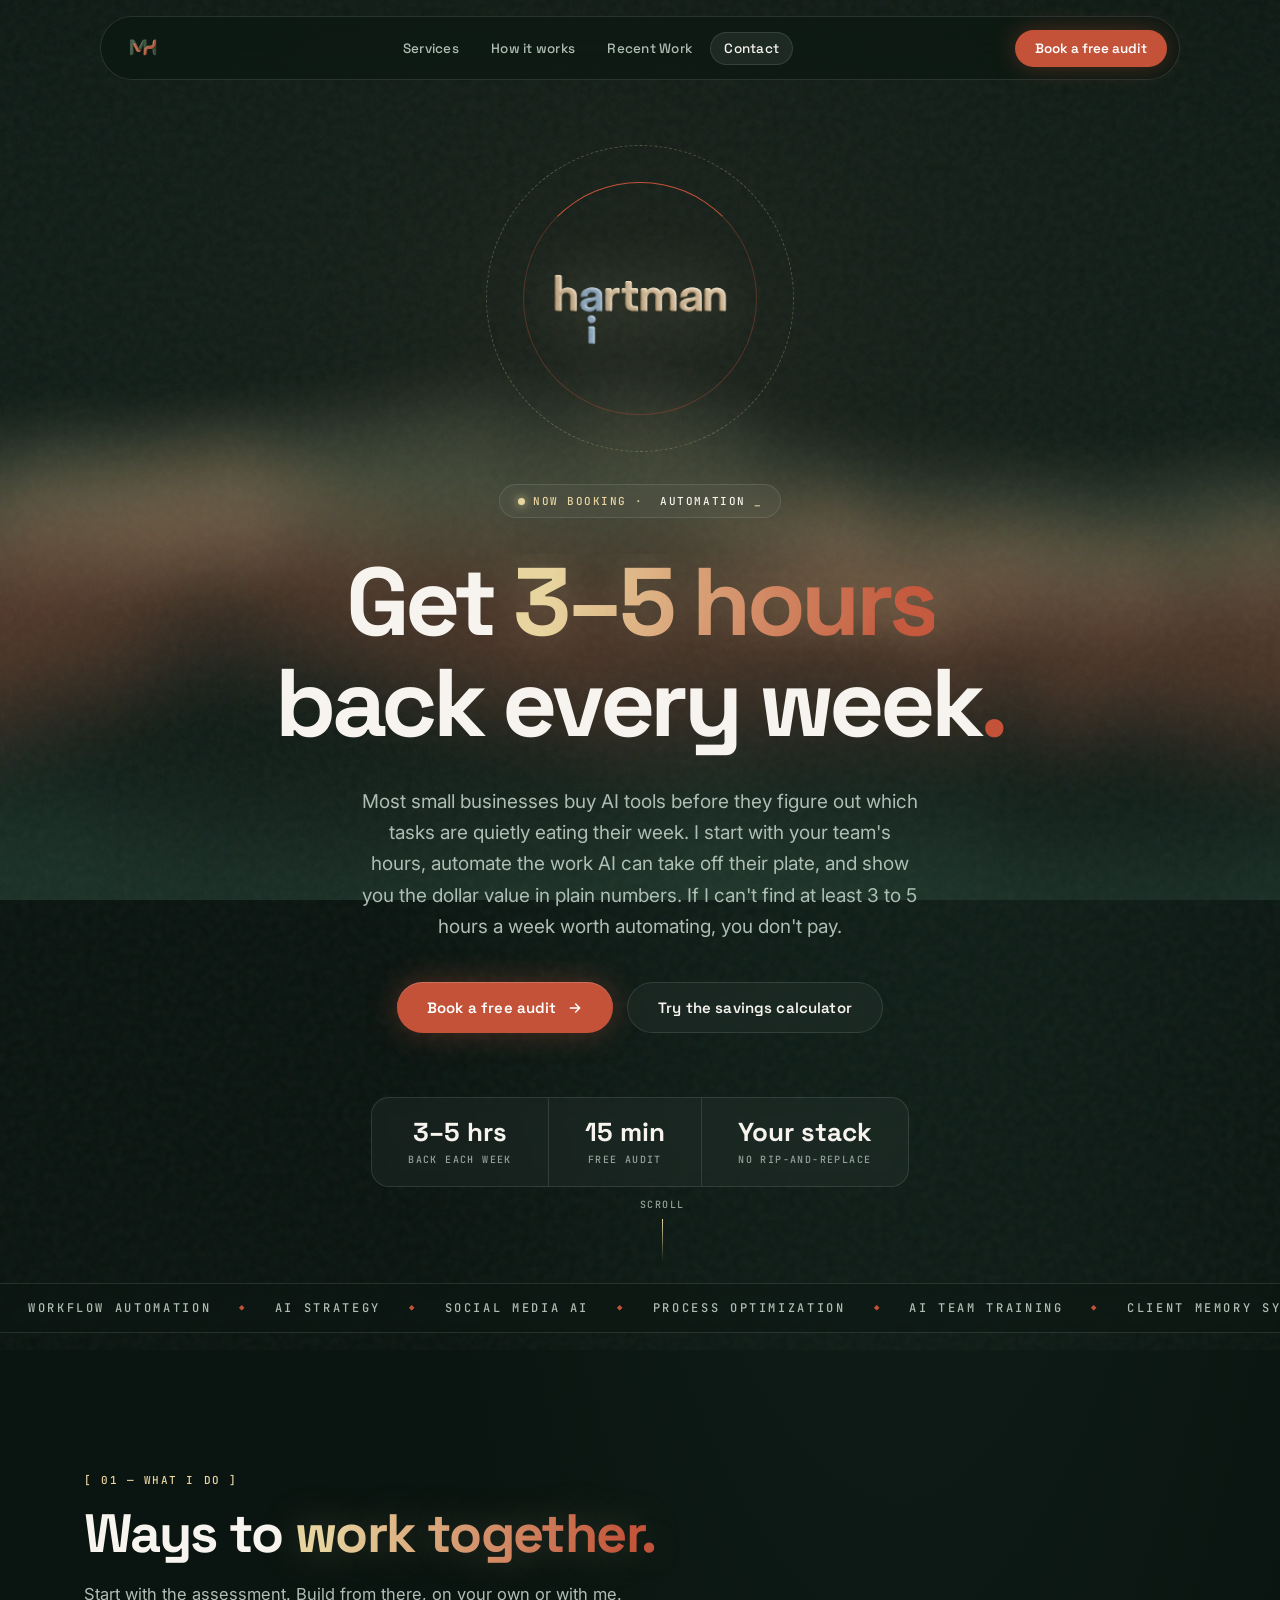
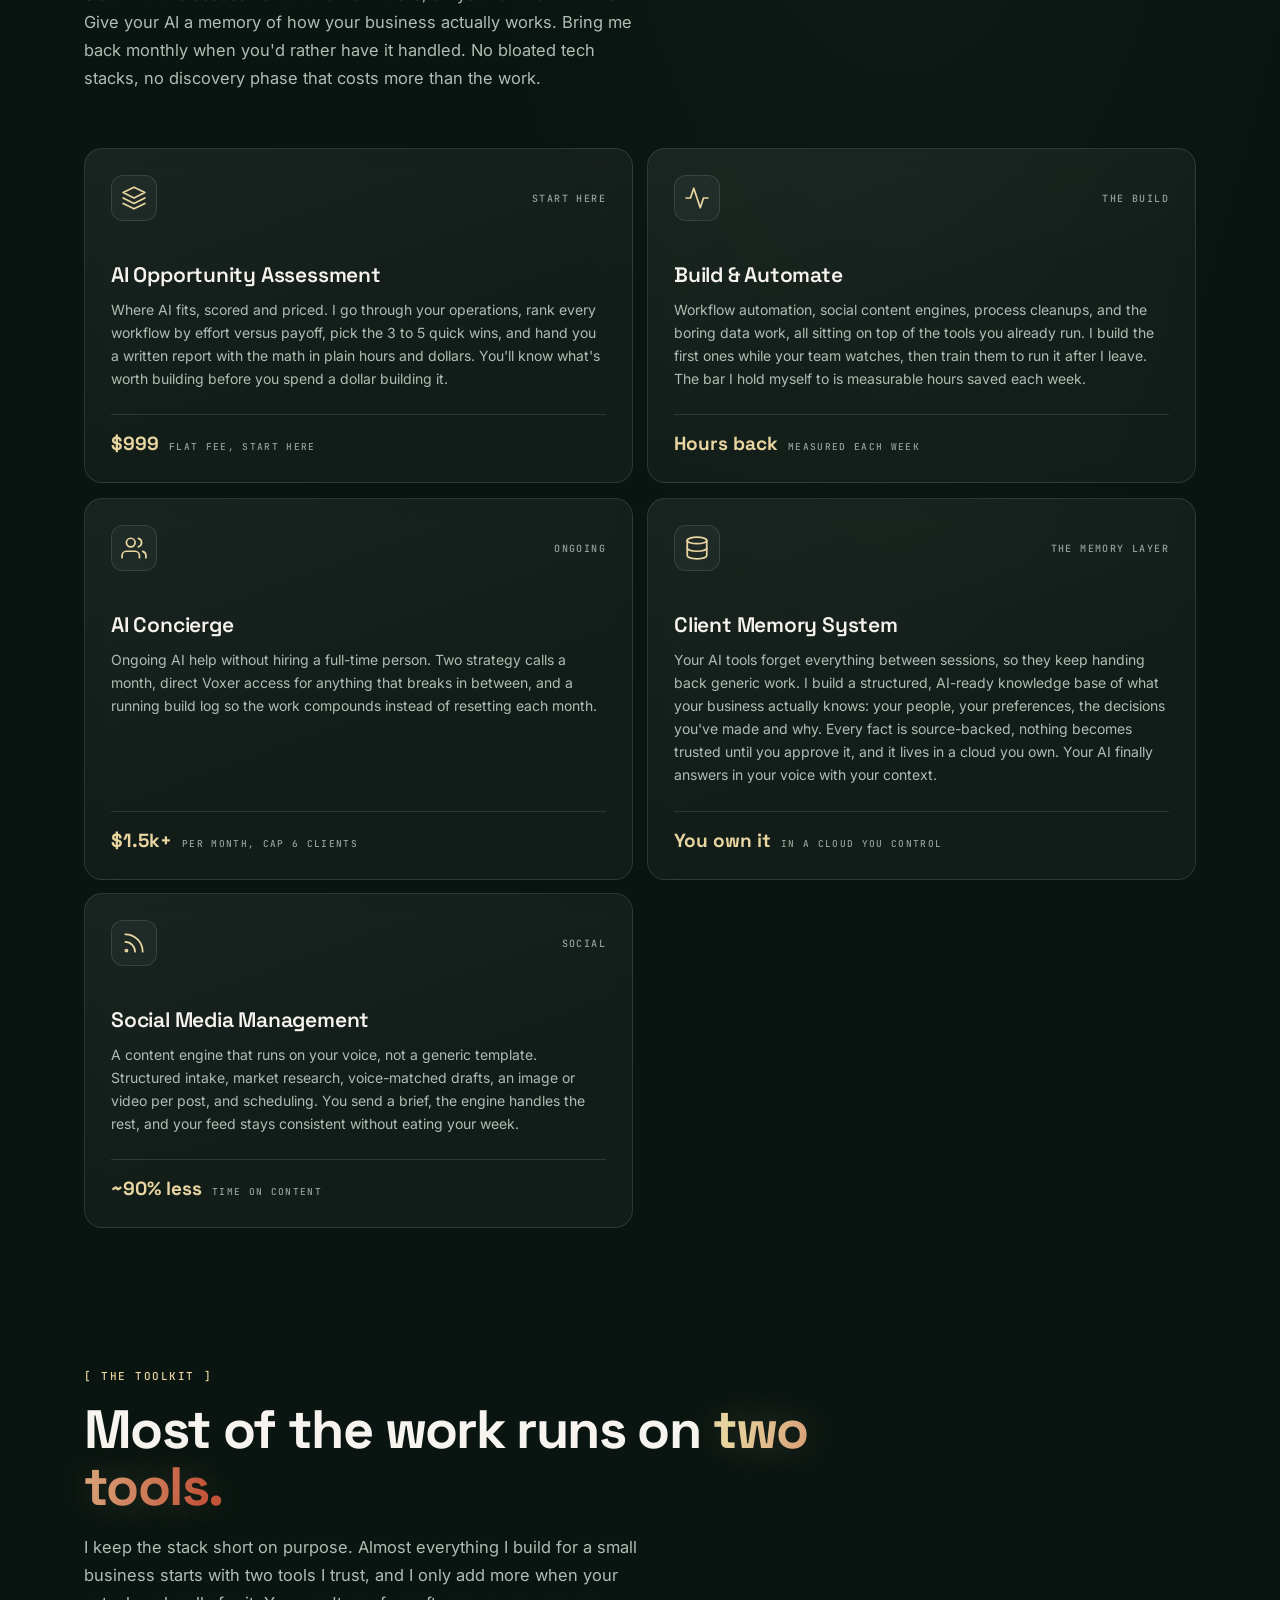
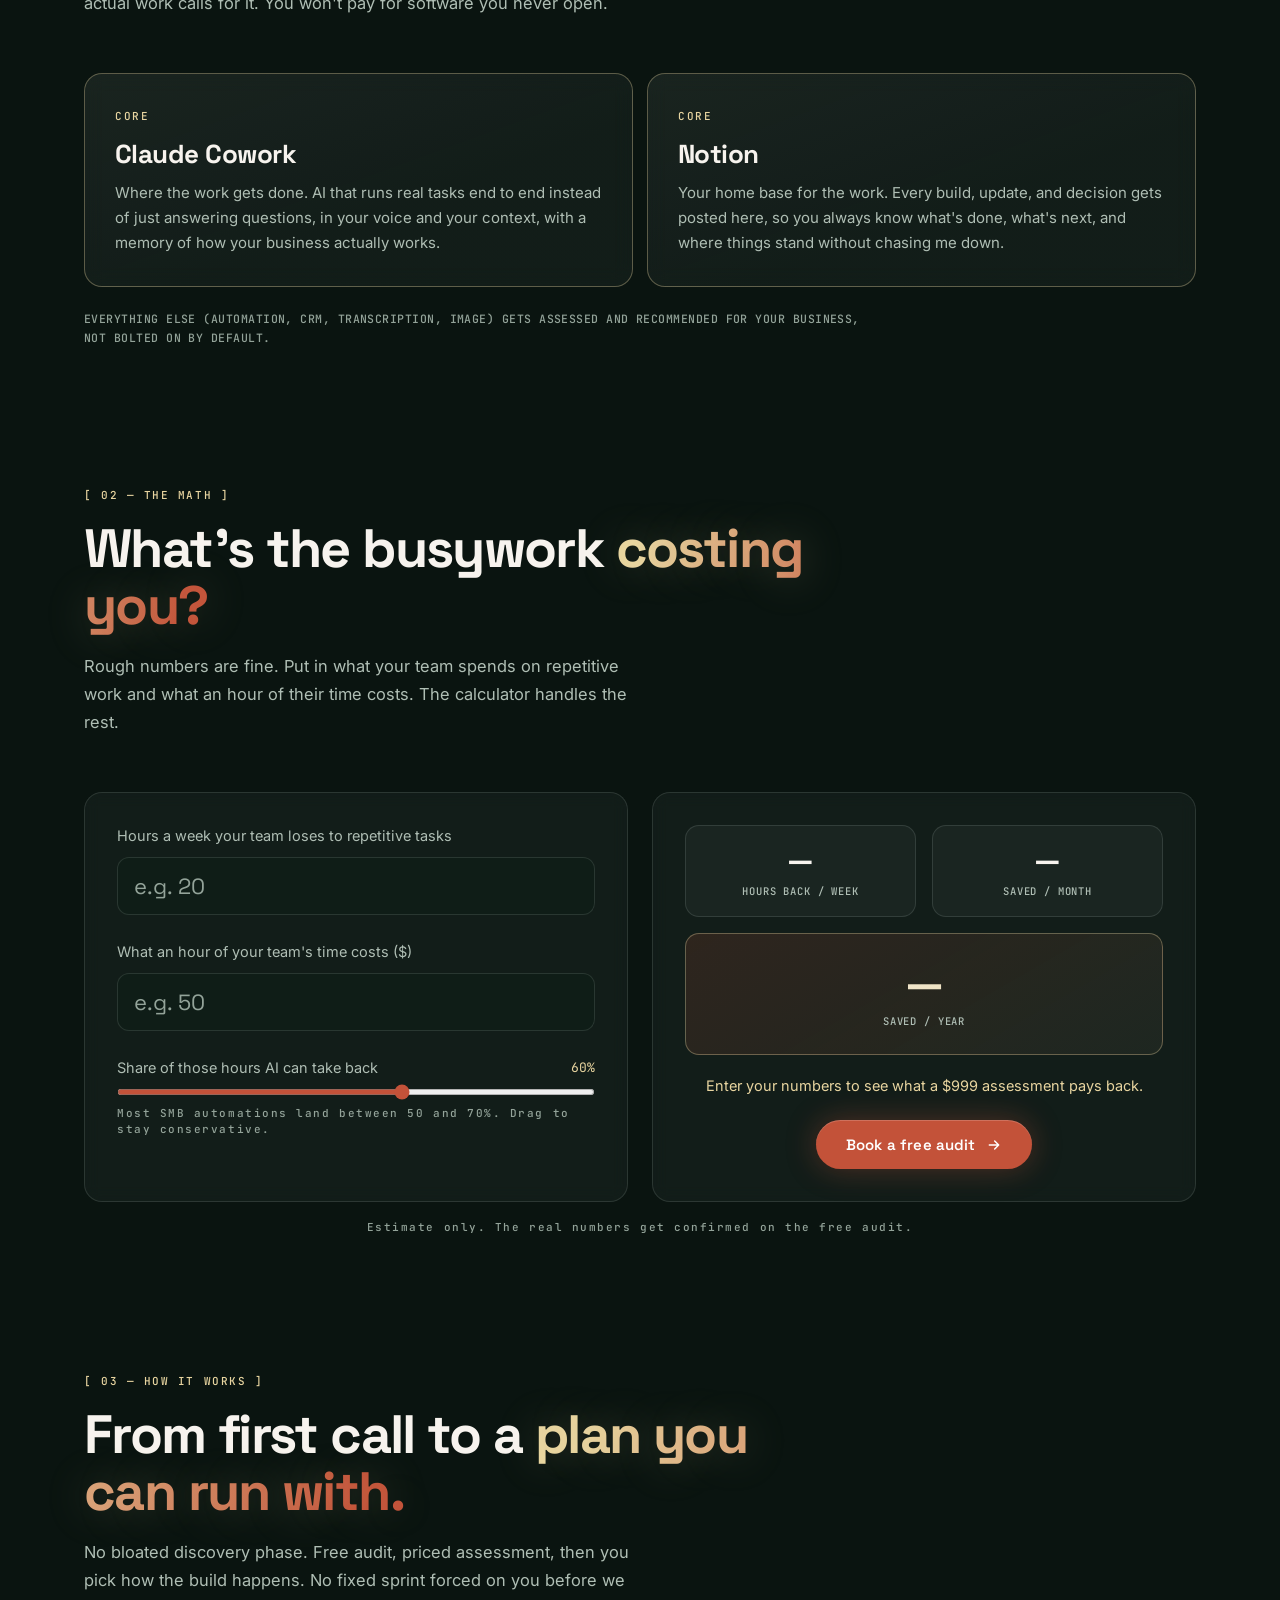
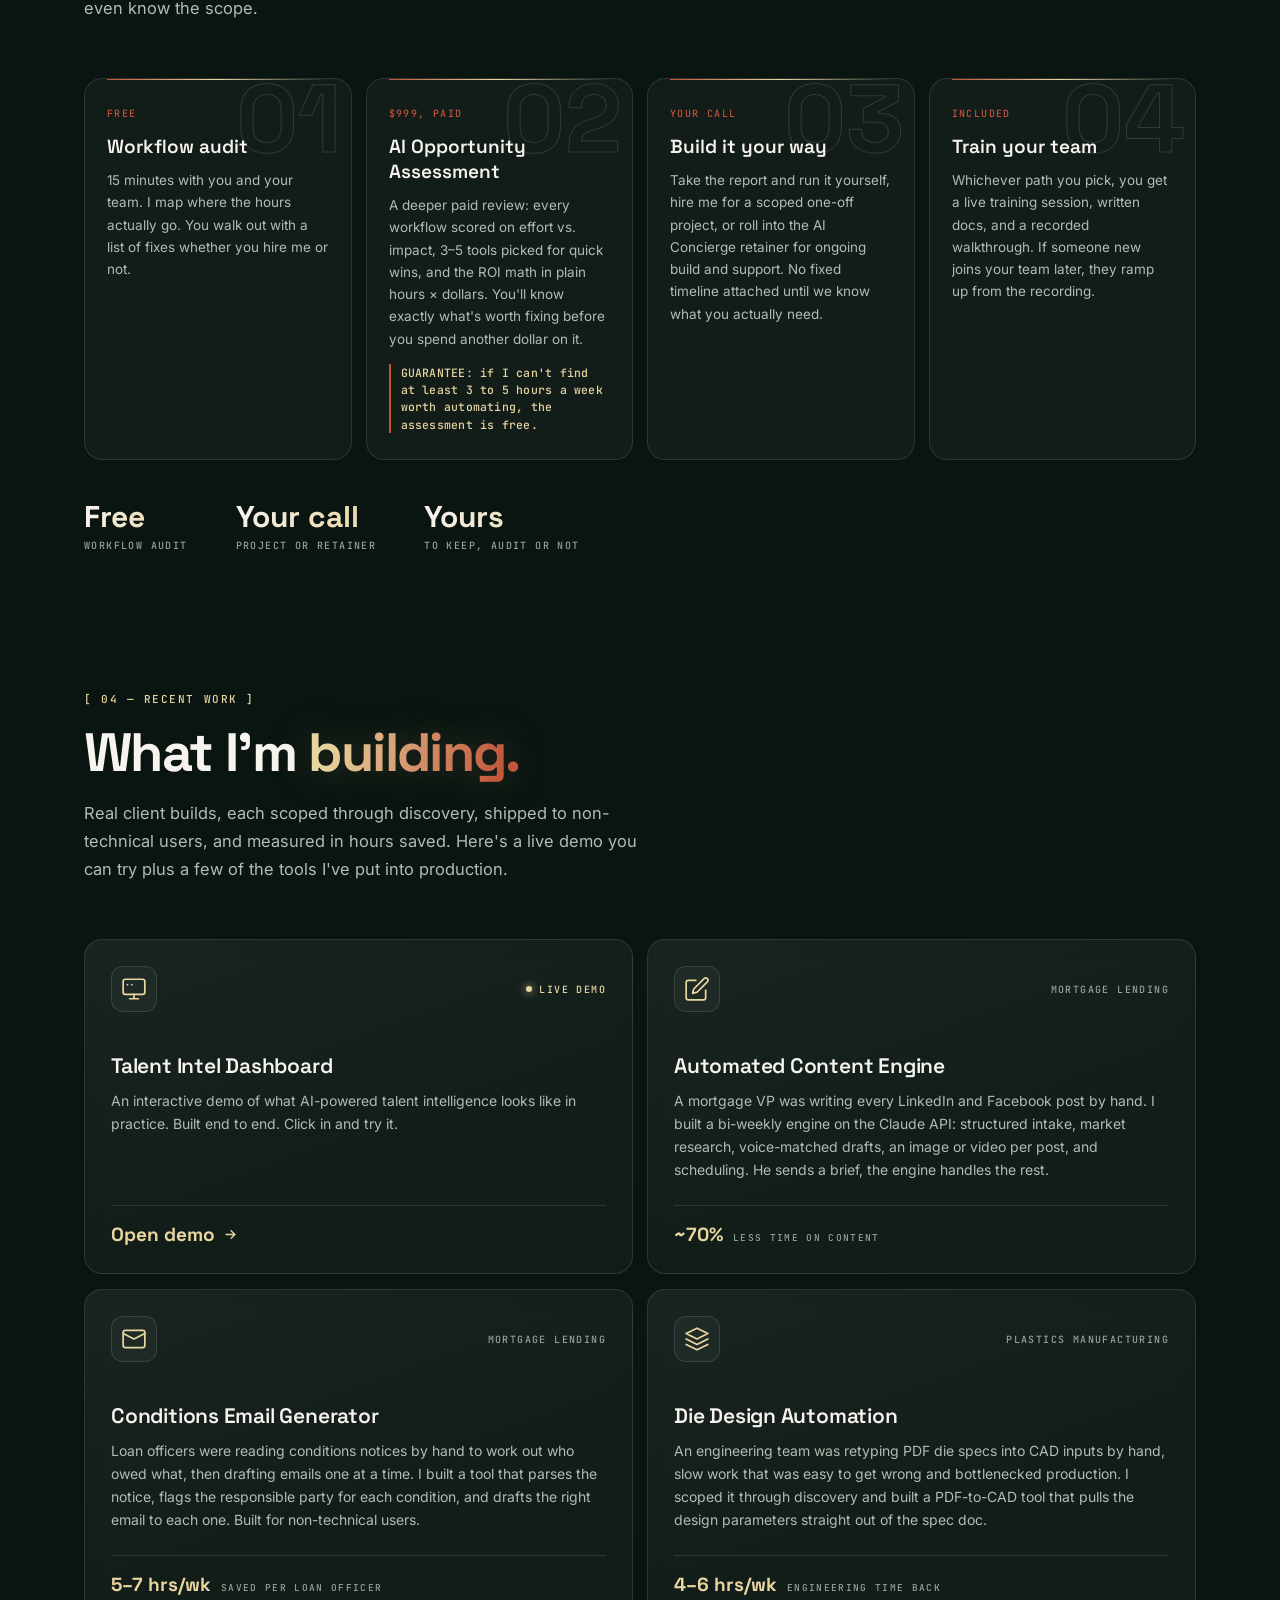
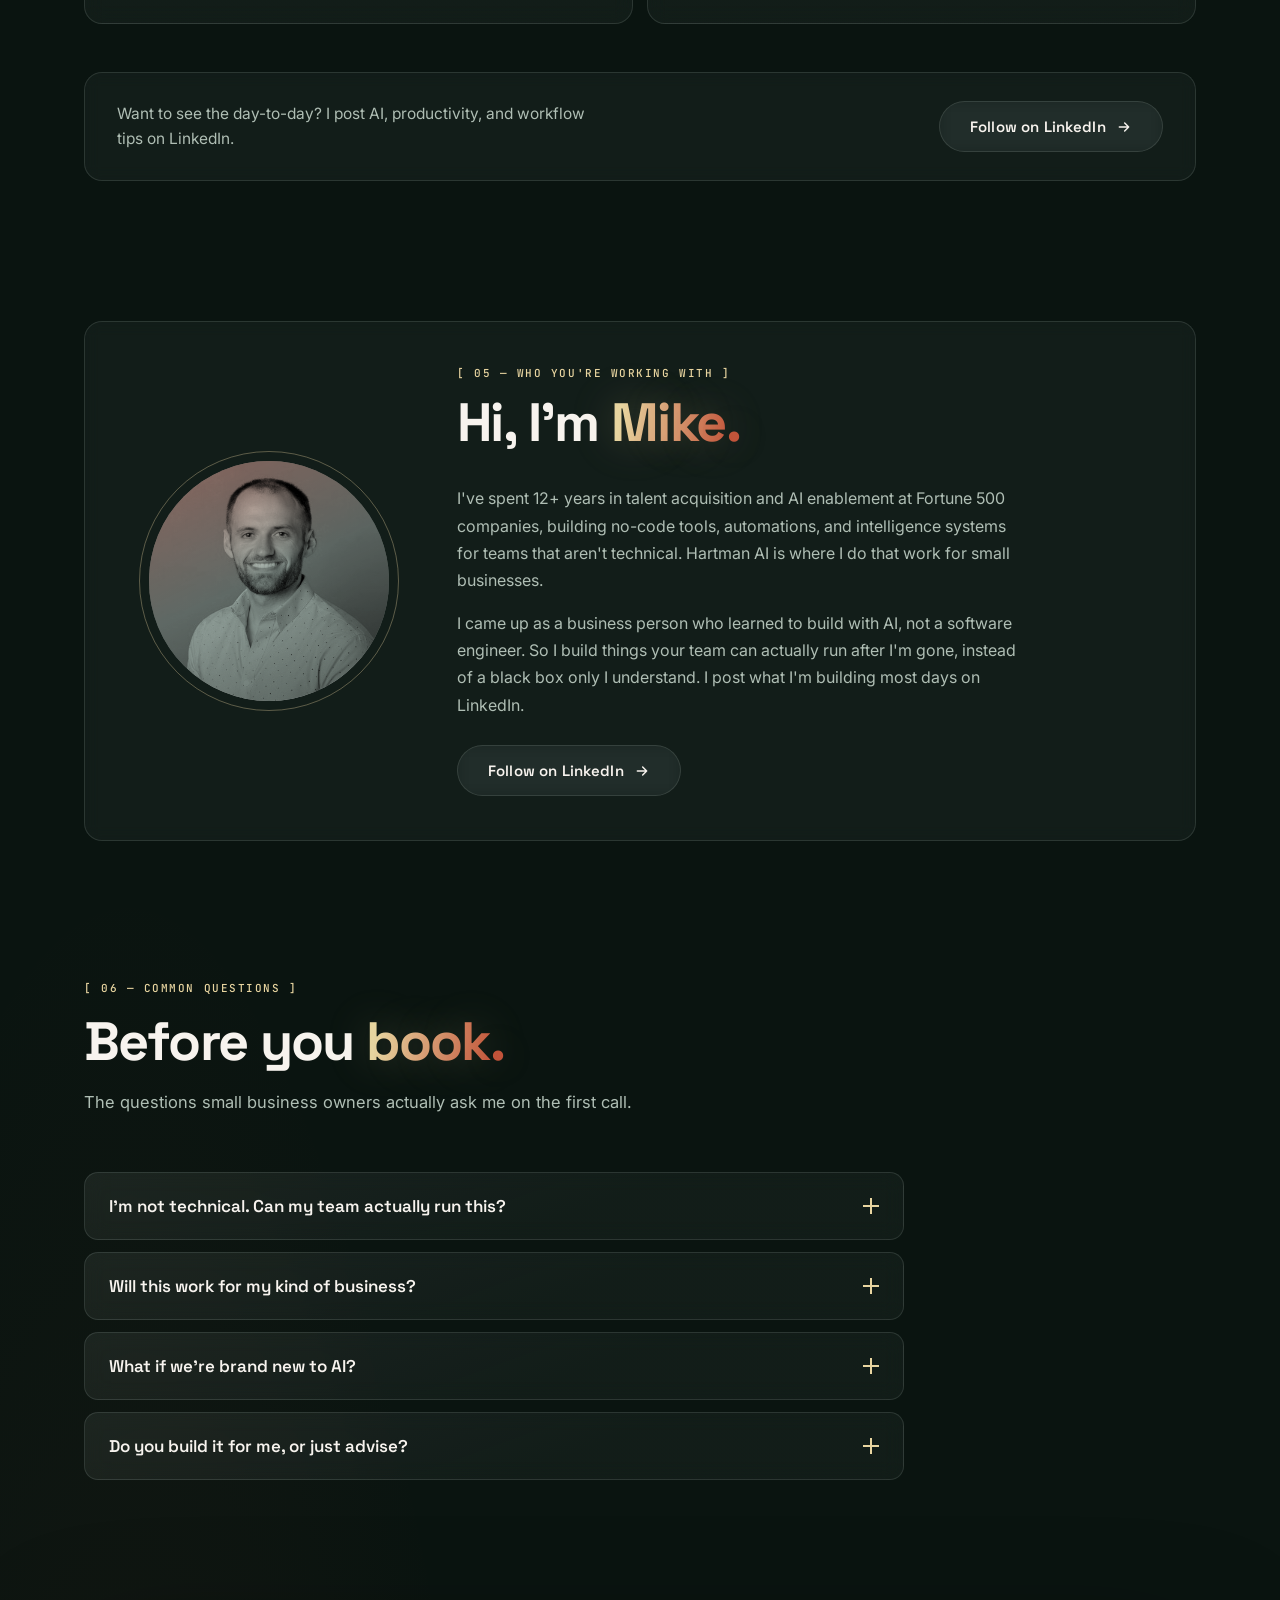
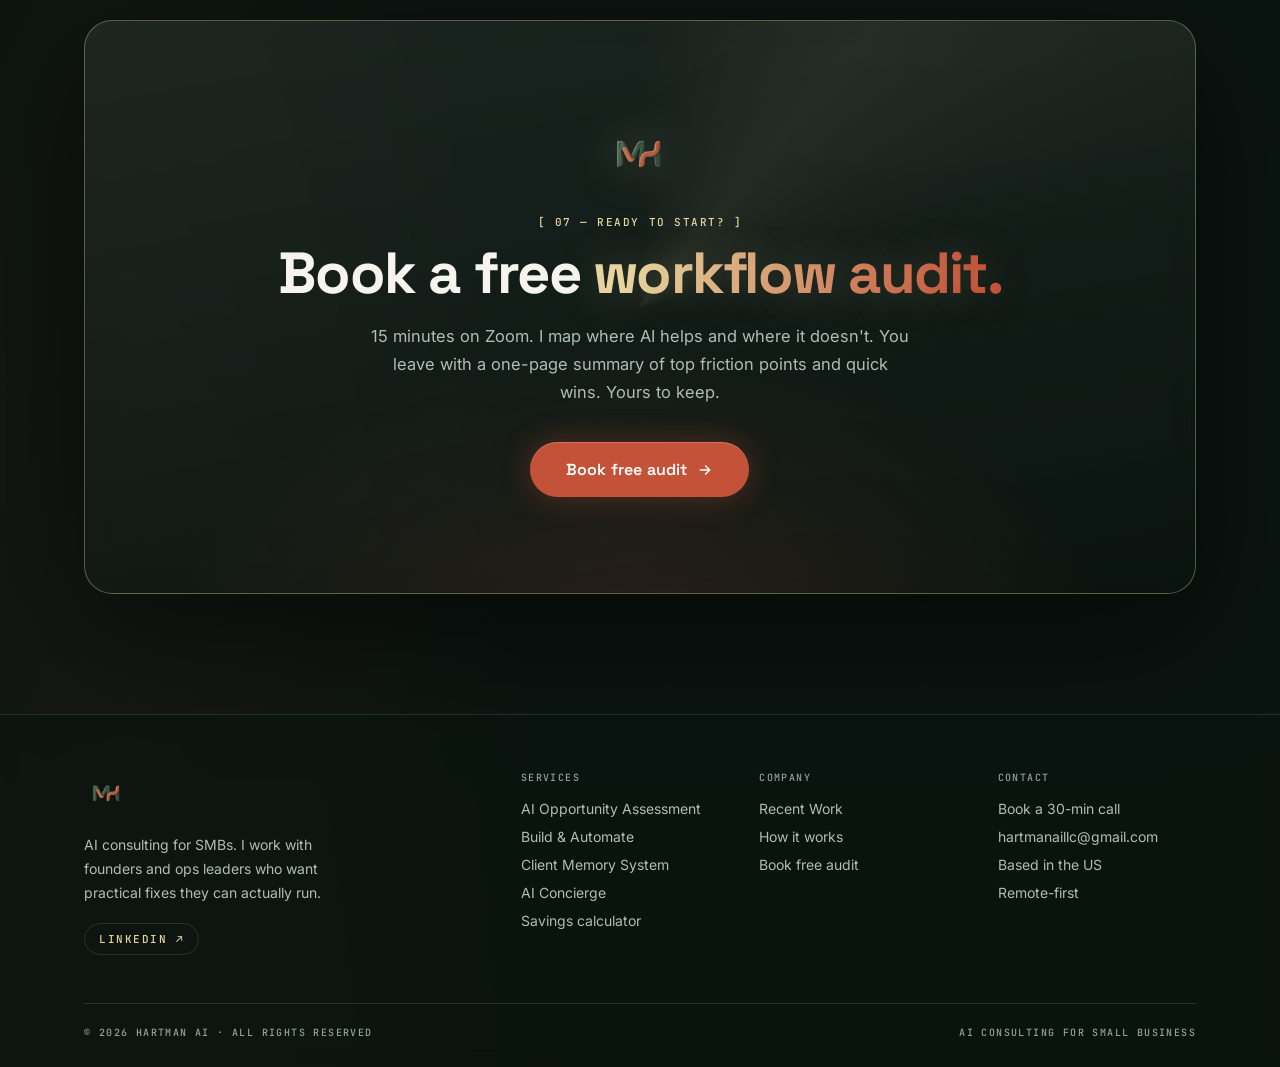
<file: index.html>
<!DOCTYPE html>
<html lang="en">
<head>
<meta charset="UTF-8">
<meta name="viewport" content="width=device-width, initial-scale=1.0">
<title>Hartman AI | AI consulting for small businesses</title>
<meta name="description" content="Hartman AI works with SMBs to automate the repetitive work, clean up social media, and put AI where it actually pays off. No 6-month engagements.">

<!-- Canonical + social cards. Update URLs when hartmanai.com custom domain returns. -->
<link rel="canonical" href="https://mhartman-11.github.io/hartmanai-site/">
<meta property="og:type" content="website">
<meta property="og:site_name" content="Hartman AI">
<meta property="og:title" content="Hartman AI | AI consulting for small businesses">
<meta property="og:description" content="I help small businesses automate the repetitive work and put AI where it actually pays off. No 6-month engagements, no buzzwords.">
<meta property="og:url" content="https://mhartman-11.github.io/hartmanai-site/">
<meta property="og:image" content="https://mhartman-11.github.io/hartmanai-site/assets/og-image.png">
<meta property="og:image:width" content="1200">
<meta property="og:image:height" content="630">
<meta name="twitter:card" content="summary_large_image">
<meta name="twitter:title" content="Hartman AI | AI consulting for small businesses">
<meta name="twitter:description" content="I help small businesses automate the repetitive work and put AI where it actually pays off.">
<meta name="twitter:image" content="https://mhartman-11.github.io/hartmanai-site/assets/og-image.png">

<meta name="theme-color" content="#0A1410">
<link rel="icon" type="image/png" sizes="32x32" href="assets/favicon-32.png">
<link rel="icon" type="image/png" sizes="64x64" href="assets/favicon-64.png">
<link rel="apple-touch-icon" href="assets/apple-touch-icon.png">

<link rel="preconnect" href="https://fonts.googleapis.com">
<link rel="preconnect" href="https://fonts.gstatic.com" crossorigin>
<link rel="stylesheet" href="https://fonts.googleapis.com/css2?family=Space+Grotesk:wght@400;500;600;700&family=Inter:wght@400;500;600&family=JetBrains+Mono:wght@400;500;700&display=swap">
<link rel="stylesheet" href="styles.css">
</head>
<body>

<!-- Flowing shader background — fixed, ties the whole page together -->
<canvas id="flow" class="flow" aria-hidden="true"></canvas>
<div class="grain" aria-hidden="true"></div>
<div class="cursor-glow" id="cursorGlow" aria-hidden="true"></div>

<!-- ── NAV: floating glass pill ────────────────── -->
<header class="nav-wrap">
  <nav class="nav" id="nav">
    <a href="#top" class="nav__brand">
      <img src="assets/mh-logo.png" alt="Hartman AI" class="nav__mark" width="250" height="250">
    </a>
    <div class="nav__links" id="navLinks">
      <a href="#services" class="nav__link">Services</a>
      <a href="#how" class="nav__link">How it works</a>
      <a href="#work" class="nav__link">Recent Work</a>
      <a href="#cta" class="nav__link">Contact</a>
    </div>
    <div class="nav__right">
      <a href="https://calendly.com/hartmanaillc/15-min-ai-assessment" target="_blank" rel="noopener" class="nav__cta" data-magnetic>Book a free audit</a>
      <button class="nav__toggle" id="navToggle" aria-label="Toggle menu" aria-expanded="false">
        <svg width="22" height="22" viewBox="0 0 24 24" fill="none" stroke="currentColor" stroke-width="2" stroke-linecap="round"><line x1="3" y1="7" x2="21" y2="7"/><line x1="3" y1="17" x2="21" y2="17"/></svg>
      </button>
    </div>
  </nav>
</header>

<main>
<!-- ── HERO ────────────────────────────────────── -->
<section class="hero" id="top">
  <div class="hero__inner">
    <div class="hero__orb" data-hero-step aria-hidden="true">
      <div class="orb__ring orb__ring--1"></div>
      <div class="orb__ring orb__ring--2"></div>
      <img src="assets/hartman-wordmark.png" alt="Hartman AI" class="orb__mark" width="875" height="485" fetchpriority="high" id="heroOrb">
    </div>

    <div class="hero__status" data-hero-step>
      <span class="hero__status-dot" aria-hidden="true"></span>
      <span class="mono hero__status-sys">NOW BOOKING&nbsp;·&nbsp;</span>
      <span class="mono hero__status-word" id="heroWord">HOURS BACK</span>
      <span class="mono hero__status-caret" aria-hidden="true">_</span>
    </div>

    <h1 class="hero__title">
      <span class="line"><span class="line__inner" data-hero-line>Get <em class="glow-text">3–5 hours</em></span></span>
      <span class="line"><span class="line__inner" data-hero-line>back every week<span class="accent-dot">.</span></span></span>
    </h1>

    <p class="hero__sub" data-hero-step>Most small businesses buy AI tools before they figure out which tasks are quietly eating their week. I start with your team's hours, automate the work AI can take off their plate, and show you the dollar value in plain numbers. If I can't find at least 3 to 5 hours a week worth automating, you don't pay.</p>

    <div class="hero__ctas" data-hero-step>
      <a href="https://calendly.com/hartmanaillc/15-min-ai-assessment" target="_blank" rel="noopener" class="btn btn--primary" data-magnetic>
        Book a free audit
        <svg width="16" height="16" viewBox="0 0 24 24" fill="none" stroke="currentColor" stroke-width="2.2" stroke-linecap="round" stroke-linejoin="round" aria-hidden="true"><path d="M5 12h14M13 6l6 6-6 6"/></svg>
      </a>
      <a href="#calculator" class="btn btn--ghost" data-magnetic>Try the savings calculator</a>
    </div>

    <div class="hero__stats" data-hero-step>
      <div class="stat"><div class="stat__num">3–5 hrs</div><div class="stat__label mono">BACK EACH WEEK</div></div>
      <div class="stat"><div class="stat__num">15 min</div><div class="stat__label mono">FREE AUDIT</div></div>
      <div class="stat"><div class="stat__num">Your stack</div><div class="stat__label mono">NO RIP-AND-REPLACE</div></div>
    </div>
  </div>
  <div class="hero__scroll mono" data-hero-step aria-hidden="true">SCROLL<span class="hero__scroll-line"></span></div>
</section>

<!-- ── MARQUEE ─────────────────────────────────── -->
<div class="marquee" aria-hidden="true">
  <div class="marquee__track">
    <span class="marquee__seq">
      <span>Workflow Automation</span><i>◆</i><span>AI Strategy</span><i>◆</i><span>Social Media AI</span><i>◆</i><span>Process Optimization</span><i>◆</i><span>AI Team Training</span><i>◆</i><span>Client Memory System</span><i>◆</i><span>AI Concierge</span><i>◆</i>
    </span>
    <span class="marquee__seq" aria-hidden="true">
      <span>Workflow Automation</span><i>◆</i><span>AI Strategy</span><i>◆</i><span>Social Media AI</span><i>◆</i><span>Process Optimization</span><i>◆</i><span>AI Team Training</span><i>◆</i><span>Client Memory System</span><i>◆</i><span>AI Concierge</span><i>◆</i>
    </span>
  </div>
</div>

<!-- ── SERVICES: bento grid ────────────────────── -->
<section class="section" id="services">
  <div class="section__head" data-reveal>
    <div class="section__index mono">[ 01 — WHAT I DO ]</div>
    <h2 class="section__title">Ways to <em class="glow-text">work together.</em></h2>
    <p class="section__lead">Start with the assessment. Build from there, on your own or with me. Give your AI a memory of how your business actually works. Bring me back monthly when you'd rather have it handled. No bloated tech stacks, no discovery phase that costs more than the work.</p>
  </div>

  <div class="bento bento--four">
    <article class="card" data-reveal data-tilt>
      <div class="card__glow" aria-hidden="true"></div>
      <div class="card__top">
        <div class="card__icon"><svg width="26" height="26" viewBox="0 0 24 24" fill="none" stroke="currentColor" stroke-width="1.6" stroke-linecap="round" stroke-linejoin="round"><path d="M12 2L2 7l10 5 10-5-10-5z"/><path d="M2 17l10 5 10-5"/><path d="M2 12l10 5 10-5"/></svg></div>
        <span class="card__tag mono">START HERE</span>
      </div>
      <h3 class="card__title">AI Opportunity Assessment</h3>
      <p class="card__body">Where AI fits, scored and priced. I go through your operations, rank every workflow by effort versus payoff, pick the 3 to 5 quick wins, and hand you a written report with the math in plain hours and dollars. You'll know what's worth building before you spend a dollar building it.</p>
      <div class="card__stat"><span class="card__stat-num">$999</span><span class="card__stat-label mono">FLAT FEE, START HERE</span></div>
    </article>

    <article class="card" data-reveal data-tilt>
      <div class="card__glow" aria-hidden="true"></div>
      <div class="card__top">
        <div class="card__icon"><svg width="26" height="26" viewBox="0 0 24 24" fill="none" stroke="currentColor" stroke-width="1.6" stroke-linecap="round" stroke-linejoin="round"><polyline points="22 12 18 12 15 21 9 3 6 12 2 12"/></svg></div>
        <span class="card__tag mono">THE BUILD</span>
      </div>
      <h3 class="card__title">Build &amp; Automate</h3>
      <p class="card__body">Workflow automation, social content engines, process cleanups, and the boring data work, all sitting on top of the tools you already run. I build the first ones while your team watches, then train them to run it after I leave. The bar I hold myself to is measurable hours saved each week.</p>
      <div class="card__stat"><span class="card__stat-num">Hours back</span><span class="card__stat-label mono">MEASURED EACH WEEK</span></div>
    </article>

    <article class="card" data-reveal data-tilt>
      <div class="card__glow" aria-hidden="true"></div>
      <div class="card__top">
        <div class="card__icon"><svg width="26" height="26" viewBox="0 0 24 24" fill="none" stroke="currentColor" stroke-width="1.6" stroke-linecap="round" stroke-linejoin="round"><path d="M17 21v-2a4 4 0 0 0-4-4H5a4 4 0 0 0-4 4v2"/><circle cx="9" cy="7" r="4"/><path d="M23 21v-2a4 4 0 0 0-3-3.87M16 3.13a4 4 0 0 1 0 7.75"/></svg></div>
        <span class="card__tag mono">ONGOING</span>
      </div>
      <h3 class="card__title">AI Concierge</h3>
      <p class="card__body">Ongoing AI help without hiring a full-time person. Two strategy calls a month, direct Voxer access for anything that breaks in between, and a running build log so the work compounds instead of resetting each month.</p>
      <div class="card__stat"><span class="card__stat-num">$1.5k+</span><span class="card__stat-label mono">PER MONTH, CAP 6 CLIENTS</span></div>
    </article>

    <article class="card" data-reveal data-tilt>
      <div class="card__glow" aria-hidden="true"></div>
      <div class="card__top">
        <div class="card__icon"><svg width="26" height="26" viewBox="0 0 24 24" fill="none" stroke="currentColor" stroke-width="1.6" stroke-linecap="round" stroke-linejoin="round"><ellipse cx="12" cy="5" rx="9" ry="3"/><path d="M3 5v14c0 1.7 4 3 9 3s9-1.3 9-3V5"/><path d="M3 12c0 1.7 4 3 9 3s9-1.3 9-3"/></svg></div>
        <span class="card__tag mono">THE MEMORY LAYER</span>
      </div>
      <h3 class="card__title">Client Memory System</h3>
      <p class="card__body">Your AI tools forget everything between sessions, so they keep handing back generic work. I build a structured, AI-ready knowledge base of what your business actually knows: your people, your preferences, the decisions you've made and why. Every fact is source-backed, nothing becomes trusted until you approve it, and it lives in a cloud you own. Your AI finally answers in your voice with your context.</p>
      <div class="card__stat"><span class="card__stat-num">You own it</span><span class="card__stat-label mono">IN A CLOUD YOU CONTROL</span></div>
    </article>

    <article class="card" data-reveal data-tilt>
      <div class="card__glow" aria-hidden="true"></div>
      <div class="card__top">
        <div class="card__icon"><svg width="26" height="26" viewBox="0 0 24 24" fill="none" stroke="currentColor" stroke-width="1.6" stroke-linecap="round" stroke-linejoin="round"><path d="M4 11a9 9 0 0 1 9 9"/><path d="M4 4a16 16 0 0 1 16 16"/><circle cx="5" cy="19" r="1"/></svg></div>
        <span class="card__tag mono">SOCIAL</span>
      </div>
      <h3 class="card__title">Social Media Management</h3>
      <p class="card__body">A content engine that runs on your voice, not a generic template. Structured intake, market research, voice-matched drafts, an image or video per post, and scheduling. You send a brief, the engine handles the rest, and your feed stays consistent without eating your week.</p>
      <div class="card__stat"><span class="card__stat-num">~90% less</span><span class="card__stat-label mono">TIME ON CONTENT</span></div>
    </article>
  </div>
</section>

<!-- ── TOOLKIT BAND: anti-overwhelm ────────────── -->
<section class="section toolkit" id="toolkit">
  <div class="section__head toolkit__head" data-reveal>
    <div class="section__index mono">[ THE TOOLKIT ]</div>
    <h2 class="section__title">Most of the work runs on <em class="glow-text">two tools.</em></h2>
    <p class="section__lead">I keep the stack short on purpose. Almost everything I build for a small business starts with two tools I trust, and I only add more when your actual work calls for it. You won't pay for software you never open.</p>
  </div>
  <div class="toolkit__grid" data-reveal>
    <article class="tool tool--primary">
      <span class="tool__tag mono">CORE</span>
      <h3 class="tool__name">Claude Cowork</h3>
      <p class="tool__role">Where the work gets done. AI that runs real tasks end to end instead of just answering questions, in your voice and your context, with a memory of how your business actually works.</p>
    </article>
    <article class="tool tool--primary">
      <span class="tool__tag mono">CORE</span>
      <h3 class="tool__name">Notion</h3>
      <p class="tool__role">Your home base for the work. Every build, update, and decision gets posted here, so you always know what's done, what's next, and where things stand without chasing me down.</p>
    </article>
  </div>
  <p class="toolkit__foot mono" data-reveal>EVERYTHING ELSE (AUTOMATION, CRM, TRANSCRIPTION, IMAGE) GETS ASSESSED AND RECOMMENDED FOR YOUR BUSINESS, NOT BOLTED ON BY DEFAULT.</p>
</section>

<!-- ── ROI CALCULATOR ──────────────────────────── -->
<section class="section" id="calculator">
  <div class="section__head" data-reveal>
    <div class="section__index mono">[ 02 — THE MATH ]</div>
    <h2 class="section__title">What's the busywork <em class="glow-text">costing you?</em></h2>
    <p class="section__lead">Rough numbers are fine. Put in what your team spends on repetitive work and what an hour of their time costs. The calculator handles the rest.</p>
  </div>

  <div class="calc" data-reveal>
    <div class="calc__inputs">
      <label class="calc__field">
        <span class="calc__label">Hours a week your team loses to repetitive tasks</span>
        <input type="number" id="calcHours" class="calc__input" min="0" max="2000" inputmode="numeric" placeholder="e.g. 20">
      </label>
      <label class="calc__field">
        <span class="calc__label">What an hour of your team's time costs ($)</span>
        <input type="number" id="calcRate" class="calc__input" min="0" max="1000" inputmode="numeric" placeholder="e.g. 50">
      </label>
      <label class="calc__field">
        <span class="calc__label">Share of those hours AI can take back <span class="calc__pct" id="calcPctLabel">60%</span></span>
        <input type="range" id="calcPct" class="calc__range" min="30" max="80" step="5" value="60">
        <span class="calc__hint mono">Most SMB automations land between 50 and 70%. Drag to stay conservative.</span>
      </label>
    </div>

    <div class="calc__results" aria-live="polite">
      <div class="calc__row">
        <div class="calc__result">
          <div class="calc__result-num" id="calcWeekly">—</div>
          <div class="calc__result-label mono">HOURS BACK / WEEK</div>
        </div>
        <div class="calc__result">
          <div class="calc__result-num" id="calcMonth">—</div>
          <div class="calc__result-label mono">SAVED / MONTH</div>
        </div>
      </div>
      <div class="calc__result calc__result--hero">
        <div class="calc__result-num" id="calcYear">—</div>
        <div class="calc__result-label mono">SAVED / YEAR</div>
      </div>
      <p class="calc__payback" id="calcPayback">Enter your numbers to see what a $999 assessment pays back.</p>
      <a href="https://calendly.com/hartmanaillc/15-min-ai-assessment" target="_blank" rel="noopener" class="btn btn--primary" data-magnetic>
        Book a free audit
        <svg width="16" height="16" viewBox="0 0 24 24" fill="none" stroke="currentColor" stroke-width="2.2" stroke-linecap="round" stroke-linejoin="round" aria-hidden="true"><path d="M5 12h14M13 6l6 6-6 6"/></svg>
      </a>
    </div>
  </div>
  <p class="calc__disclaimer mono" data-reveal>Estimate only. The real numbers get confirmed on the free audit.</p>
</section>

<!-- ── HOW IT WORKS ────────────────────────────── -->
<section class="section" id="how">
  <div class="section__head" data-reveal>
    <div class="section__index mono">[ 03 — HOW IT WORKS ]</div>
    <h2 class="section__title">From first call to a <em class="glow-text">plan you can run with.</em></h2>
    <p class="section__lead">No bloated discovery phase. Free audit, priced assessment, then you pick how the build happens. No fixed sprint forced on you before we even know the scope.</p>
  </div>

  <div class="steps">
    <div class="step" data-reveal>
      <div class="step__ghost" aria-hidden="true">01</div>
      <div class="step__meta mono">FREE</div>
      <h3 class="step__title">Workflow audit</h3>
      <p class="step__body">15 minutes with you and your team. I map where the hours actually go. You walk out with a list of fixes whether you hire me or not.</p>
    </div>
    <div class="step" data-reveal>
      <div class="step__ghost" aria-hidden="true">02</div>
      <div class="step__meta mono">$999, PAID</div>
      <h3 class="step__title">AI Opportunity Assessment</h3>
      <p class="step__body">A deeper paid review: every workflow scored on effort vs. impact, 3–5 tools picked for quick wins, and the ROI math in plain hours × dollars. You'll know exactly what's worth fixing before you spend another dollar on it.</p>
      <p class="step__guarantee mono">GUARANTEE: if I can't find at least 3 to 5 hours a week worth automating, the assessment is free.</p>
    </div>
    <div class="step" data-reveal>
      <div class="step__ghost" aria-hidden="true">03</div>
      <div class="step__meta mono">YOUR CALL</div>
      <h3 class="step__title">Build it your way</h3>
      <p class="step__body">Take the report and run it yourself, hire me for a scoped one-off project, or roll into the AI Concierge retainer for ongoing build and support. No fixed timeline attached until we know what you actually need.</p>
    </div>
    <div class="step" data-reveal>
      <div class="step__ghost" aria-hidden="true">04</div>
      <div class="step__meta mono">INCLUDED</div>
      <h3 class="step__title">Train your team</h3>
      <p class="step__body">Whichever path you pick, you get a live training session, written docs, and a recorded walkthrough. If someone new joins your team later, they ramp up from the recording.</p>
    </div>
  </div>

  <div class="how__stats" data-reveal>
    <div class="stat"><div class="stat__num">Free</div><div class="stat__label mono">WORKFLOW AUDIT</div></div>
    <div class="stat"><div class="stat__num">Your call</div><div class="stat__label mono">PROJECT OR RETAINER</div></div>
    <div class="stat"><div class="stat__num">Yours</div><div class="stat__label mono">TO KEEP, AUDIT OR NOT</div></div>
  </div>
</section>

<!-- ── RECENT WORK ─────────────────────────────── -->
<section class="section" id="work">
  <div class="section__head" data-reveal>
    <div class="section__index mono">[ 04 — RECENT WORK ]</div>
    <h2 class="section__title">What I'm <em class="glow-text">building.</em></h2>
    <p class="section__lead">Real client builds, each scoped through discovery, shipped to non-technical users, and measured in hours saved. Here's a live demo you can try plus a few of the tools I've put into production.</p>
  </div>

  <div class="bento bento--four">
    <a href="https://talent-intel-dashboard.pages.dev/" target="_blank" rel="noopener" class="card card--link" data-reveal data-tilt>
      <div class="card__glow" aria-hidden="true"></div>
      <div class="card__top">
        <div class="card__icon"><svg width="26" height="26" viewBox="0 0 24 24" fill="none" stroke="currentColor" stroke-width="1.6" stroke-linecap="round" stroke-linejoin="round"><rect x="2" y="3" width="20" height="14" rx="2"/><path d="M8 21h8M12 17v4"/><path d="M6 8h.01M10 8h.01"/></svg></div>
        <span class="card__tag card__tag--live mono"><span class="live-dot" aria-hidden="true"></span>LIVE DEMO</span>
      </div>
      <h3 class="card__title">Talent Intel Dashboard</h3>
      <p class="card__body">An interactive demo of what AI-powered talent intelligence looks like in practice. Built end to end. Click in and try it.</p>
      <div class="card__stat"><span class="card__stat-num card__open">Open demo
        <svg width="15" height="15" viewBox="0 0 24 24" fill="none" stroke="currentColor" stroke-width="2.2" stroke-linecap="round" stroke-linejoin="round" aria-hidden="true"><path d="M5 12h14M13 6l6 6-6 6"/></svg></span>
      </div>
    </a>

    <article class="card" data-reveal data-tilt>
      <div class="card__glow" aria-hidden="true"></div>
      <div class="card__top">
        <div class="card__icon"><svg width="26" height="26" viewBox="0 0 24 24" fill="none" stroke="currentColor" stroke-width="1.6" stroke-linecap="round" stroke-linejoin="round"><path d="M11 4H4a2 2 0 0 0-2 2v14a2 2 0 0 0 2 2h14a2 2 0 0 0 2-2v-7"/><path d="M18.5 2.5a2.12 2.12 0 0 1 3 3L12 15l-4 1 1-4 9.5-9.5z"/></svg></div>
        <span class="card__tag mono">MORTGAGE LENDING</span>
      </div>
      <h3 class="card__title">Automated Content Engine</h3>
      <p class="card__body">A mortgage VP was writing every LinkedIn and Facebook post by hand. I built a bi-weekly engine on the Claude API: structured intake, market research, voice-matched drafts, an image or video per post, and scheduling. He sends a brief, the engine handles the rest.</p>
      <div class="card__stat"><span class="card__stat-num">~70%</span><span class="card__stat-label mono">LESS TIME ON CONTENT</span></div>
    </article>

    <article class="card" data-reveal data-tilt>
      <div class="card__glow" aria-hidden="true"></div>
      <div class="card__top">
        <div class="card__icon"><svg width="26" height="26" viewBox="0 0 24 24" fill="none" stroke="currentColor" stroke-width="1.6" stroke-linecap="round" stroke-linejoin="round"><rect x="2" y="4" width="20" height="16" rx="2"/><path d="m22 7-10 5L2 7"/></svg></div>
        <span class="card__tag mono">MORTGAGE LENDING</span>
      </div>
      <h3 class="card__title">Conditions Email Generator</h3>
      <p class="card__body">Loan officers were reading conditions notices by hand to work out who owed what, then drafting emails one at a time. I built a tool that parses the notice, flags the responsible party for each condition, and drafts the right email to each one. Built for non-technical users.</p>
      <div class="card__stat"><span class="card__stat-num">5–7 hrs/wk</span><span class="card__stat-label mono">SAVED PER LOAN OFFICER</span></div>
    </article>

    <article class="card" data-reveal data-tilt>
      <div class="card__glow" aria-hidden="true"></div>
      <div class="card__top">
        <div class="card__icon"><svg width="26" height="26" viewBox="0 0 24 24" fill="none" stroke="currentColor" stroke-width="1.6" stroke-linecap="round" stroke-linejoin="round"><path d="M12 2L2 7l10 5 10-5-10-5z"/><path d="M2 17l10 5 10-5"/><path d="M2 12l10 5 10-5"/></svg></div>
        <span class="card__tag mono">PLASTICS MANUFACTURING</span>
      </div>
      <h3 class="card__title">Die Design Automation</h3>
      <p class="card__body">An engineering team was retyping PDF die specs into CAD inputs by hand, slow work that was easy to get wrong and bottlenecked production. I scoped it through discovery and built a PDF-to-CAD tool that pulls the design parameters straight out of the spec doc.</p>
      <div class="card__stat"><span class="card__stat-num">4–6 hrs/wk</span><span class="card__stat-label mono">ENGINEERING TIME BACK</span></div>
    </article>
  </div>

  <div class="work__follow" data-reveal>
    <p class="work__follow-copy">Want to see the day-to-day? I post AI, productivity, and workflow tips on LinkedIn.</p>
    <a href="https://www.linkedin.com/in/mike-hartman-13614224/recent-activity/all/" target="_blank" rel="noopener" class="btn btn--ghost" data-magnetic>Follow on LinkedIn
      <svg width="16" height="16" viewBox="0 0 24 24" fill="none" stroke="currentColor" stroke-width="2.2" stroke-linecap="round" stroke-linejoin="round" aria-hidden="true"><path d="M5 12h14M13 6l6 6-6 6"/></svg>
    </a>
  </div>
</section>

<!-- ── FOUNDER ─────────────────────────────────── -->
<section class="section" id="founder">
  <div class="founder" data-reveal>
    <div class="founder__photo-wrap">
      <img src="assets/founder.jpg" alt="Mike Hartman, founder of Hartman AI" class="founder__photo" width="400" height="400" loading="lazy">
      <div class="founder__photo-ring" aria-hidden="true"></div>
    </div>
    <div class="founder__body">
      <div class="section__index mono">[ 05 — WHO YOU'RE WORKING WITH ]</div>
      <h2 class="section__title">Hi, I'm <em class="glow-text">Mike.</em></h2>
      <p class="founder__lead">I've spent 12+ years in talent acquisition and AI enablement at Fortune 500 companies, building no-code tools, automations, and intelligence systems for teams that aren't technical. Hartman AI is where I do that work for small businesses.</p>
      <p class="founder__lead">I came up as a business person who learned to build with AI, not a software engineer. So I build things your team can actually run after I'm gone, instead of a black box only I understand. I post what I'm building most days on LinkedIn.</p>
      <a href="https://www.linkedin.com/in/mike-hartman-13614224/recent-activity/all/" target="_blank" rel="noopener" class="btn btn--ghost" data-magnetic>Follow on LinkedIn
        <svg width="16" height="16" viewBox="0 0 24 24" fill="none" stroke="currentColor" stroke-width="2.2" stroke-linecap="round" stroke-linejoin="round" aria-hidden="true"><path d="M5 12h14M13 6l6 6-6 6"/></svg>
      </a>
    </div>
  </div>
</section>

<!-- ── FAQ ─────────────────────────────────────── -->
<section class="section" id="faq">
  <div class="section__head" data-reveal>
    <div class="section__index mono">[ 06 — COMMON QUESTIONS ]</div>
    <h2 class="section__title">Before you <em class="glow-text">book.</em></h2>
    <p class="section__lead">The questions small business owners actually ask me on the first call.</p>
  </div>
  <div class="faq" data-reveal>
    <details class="faq__item">
      <summary class="faq__q">I'm not technical. Can my team actually run this?<span class="faq__icon" aria-hidden="true"></span></summary>
      <div class="faq__a"><p>That's the whole point. I came up as a business person who learned to build with AI, not an engineer, so I build things your team can run after I'm gone. You get written docs and a recorded walkthrough, not a black box only I understand.</p></div>
    </details>
    <details class="faq__item">
      <summary class="faq__q">Will this work for my kind of business?<span class="faq__icon" aria-hidden="true"></span></summary>
      <div class="faq__a"><p>If your team loses hours every week to repetitive work, yes. The audit is built to find that work in any business, then I only recommend what pays for itself. If there's nothing worth automating, I'll tell you straight.</p></div>
    </details>
    <details class="faq__item">
      <summary class="faq__q">What if we're brand new to AI?<span class="faq__icon" aria-hidden="true"></span></summary>
      <div class="faq__a"><p>Most of my clients are. You don't need to know which tool does what. That's my job. We start with your hours and your headaches, and I bring the tools to fit.</p></div>
    </details>
    <details class="faq__item">
      <summary class="faq__q">Do you build it for me, or just advise?<span class="faq__icon" aria-hidden="true"></span></summary>
      <div class="faq__a"><p>Your call. Take the assessment report and run it yourself, hire me for a scoped build, or roll into the monthly AI Concierge for ongoing build and support. The assessment is the same either way.</p></div>
    </details>
  </div>
</section>

<!-- ── CTA ─────────────────────────────────────── -->
<section class="section section--cta" id="cta">
  <div class="cta-panel" data-reveal>
    <div class="cta-panel__beam" aria-hidden="true"></div>
    <img src="assets/mh-logo.png" alt="" class="cta-panel__mark" width="250" height="250" loading="lazy">
    <div class="section__index mono">[ 07 — READY TO START? ]</div>
    <h2 class="cta-panel__title">Book a free <em class="glow-text">workflow audit.</em></h2>
    <p class="cta-panel__sub">15 minutes on Zoom. I map where AI helps and where it doesn't. You leave with a one-page summary of top friction points and quick wins. Yours to keep.</p>
    <div class="cta-panel__ctas">
      <a href="https://calendly.com/hartmanaillc/15-min-ai-assessment" target="_blank" rel="noopener" class="btn btn--primary btn--lg" data-magnetic>
        Book free audit
        <svg width="16" height="16" viewBox="0 0 24 24" fill="none" stroke="currentColor" stroke-width="2.2" stroke-linecap="round" stroke-linejoin="round" aria-hidden="true"><path d="M5 12h14M13 6l6 6-6 6"/></svg>
      </a>
    </div>
  </div>
</section>
</main>

<!-- ── FOOTER ──────────────────────────────────── -->
<footer class="footer">
  <div class="footer__inner">
    <div class="footer__cols">
      <div class="footer__brand">
        <a href="#top" class="nav__brand">
          <img src="assets/mh-logo.png" alt="Hartman AI" class="nav__mark" width="250" height="250" loading="lazy">
        </a>
        <p class="footer__blurb">AI consulting for SMBs. I work with founders and ops leaders who want practical fixes they can actually run.</p>
        <a href="https://www.linkedin.com/in/mike-hartman-13614224/recent-activity/all/" target="_blank" rel="noopener" class="footer__social mono">LINKEDIN ↗</a>
      </div>
      <div>
        <div class="footer__head mono">SERVICES</div>
        <div class="footer__list">
          <a href="#services" class="footer__link">AI Opportunity Assessment</a>
          <a href="#services" class="footer__link">Build &amp; Automate</a>
          <a href="#services" class="footer__link">Client Memory System</a>
          <a href="#services" class="footer__link">AI Concierge</a>
          <a href="#calculator" class="footer__link">Savings calculator</a>
        </div>
      </div>
      <div>
        <div class="footer__head mono">COMPANY</div>
        <div class="footer__list">
          <a href="#work" class="footer__link">Recent Work</a>
          <a href="#how" class="footer__link">How it works</a>
          <a href="#cta" class="footer__link">Book free audit</a>
        </div>
      </div>
      <div>
        <div class="footer__head mono">CONTACT</div>
        <div class="footer__list">
          <a href="https://calendly.com/hartmanaillc/30min" target="_blank" rel="noopener" class="footer__link">Book a 30-min call</a>
          <a href="mailto:hartmanaillc@gmail.com" class="footer__link">hartmanaillc@gmail.com</a>
          <span class="footer__link footer__link--static">Based in the US</span>
          <span class="footer__link footer__link--static">Remote-first</span>
        </div>
      </div>
    </div>
    <div class="footer__bottom">
      <span class="mono footer__copy">© 2026 HARTMAN AI · ALL RIGHTS RESERVED</span>
      <span class="mono footer__copy">AI CONSULTING FOR SMALL BUSINESS</span>
    </div>
  </div>
</footer>

<script src="flow.js"></script>
<script src="main.js"></script>
</body>
</html>
</file>
<file: styles.css>
/* ============================================================
   HARTMAN AI — site styles v4 "FLOW"
   Dark futuristic skin. Same brand hues, inverted world:
   deep-forest field, cream type, terracotta energy, ochre glow.
   Fonts load via <link> in index.html — never @import.
   ============================================================ */

:root {
  /* Brand hues, dark-theme scale */
  --bg-deep:      #0A1410;   /* near-black forest */
  --bg-panel:     #0F1D17;
  --forest:       #1C3329;
  --forest-mid:   #2E5243;
  --mint:         #D4E6DF;
  --terracotta:   #C35239;   /* 4.58:1 with white text */
  --terra-dark:   #9E3D27;
  --ochre:        #E8D5A0;
  --cream:        #F7F3EE;
  --text:         #F7F3EE;
  --text-muted:   #AFBEB4;   /* ≥4.5:1 on bg-deep */
  --text-faint:   #93A399;

  --glass:        rgba(212, 230, 223, 0.045);
  --glass-strong: rgba(212, 230, 223, 0.08);
  --line:         rgba(212, 230, 223, 0.13);
  --line-bright:  rgba(232, 213, 160, 0.35);

  --font-display: 'Space Grotesk', 'Helvetica Neue', Arial, sans-serif;
  --font-body:    'Inter', 'Helvetica Neue', Arial, sans-serif;
  --font-mono:    'JetBrains Mono', 'SF Mono', Menlo, monospace;

  --ease-out-expo: cubic-bezier(0.16, 1, 0.3, 1);
  --ease-spring:   cubic-bezier(0.34, 1.56, 0.64, 1);

  /* z-scale */
  --z-bg: -2; --z-grain: 1; --z-content: 2; --z-nav: 50; --z-cursor: 60;

  --nav-h: 64px;
  --radius: 18px;
}

* { margin: 0; padding: 0; box-sizing: border-box; }
html { scroll-behavior: smooth; }
body {
  font-family: var(--font-body);
  -webkit-font-smoothing: antialiased;
  -moz-osx-font-smoothing: grayscale;
  background:
    radial-gradient(ellipse 80% 60% at 70% -10%, rgba(46, 82, 67, 0.35) 0%, transparent 60%),
    radial-gradient(ellipse 60% 50% at 10% 110%, rgba(195, 82, 57, 0.10) 0%, transparent 60%),
    var(--bg-deep);
  color: var(--text);
  overflow-x: hidden;
}
::selection { background: var(--terracotta); color: white; }
a { color: inherit; text-decoration: none; }
button { font: inherit; cursor: pointer; border: none; background: none; color: inherit; }
img, svg { display: block; max-width: 100%; height: auto; }

:focus-visible {
  outline: 2px solid var(--ochre);
  outline-offset: 3px;
  border-radius: 4px;
}

.mono {
  font-family: var(--font-mono);
  font-size: 11px;
  font-weight: 500;
  letter-spacing: 0.14em;
}

/* ── FLOW BACKGROUND ─────────────────────────── */
.flow {
  position: fixed; inset: 0;
  width: 100%; height: 100%;
  z-index: var(--z-bg);
  pointer-events: none;
}
.grain {
  position: fixed; inset: -50%;
  width: 200%; height: 200%;
  z-index: var(--z-grain);
  pointer-events: none;
  opacity: 0.05;
  background-image: url("data:image/svg+xml,%3Csvg viewBox='0 0 256 256' xmlns='http://www.w3.org/2000/svg'%3E%3Cfilter id='n'%3E%3CfeTurbulence type='fractalNoise' baseFrequency='0.9' numOctaves='2' stitchTiles='stitch'/%3E%3C/filter%3E%3Crect width='100%25' height='100%25' filter='url(%23n)'/%3E%3C/svg%3E");
  animation: grain-shift 9s steps(8) infinite;
}
@keyframes grain-shift {
  0%, 100% { transform: translate(0, 0); }
  25%      { transform: translate(2%, -3%); }
  50%      { transform: translate(-2%, 2%); }
  75%      { transform: translate(3%, 1%); }
}

.cursor-glow {
  position: fixed; left: 0; top: 0;
  width: 520px; height: 520px;
  margin: -260px 0 0 -260px;
  z-index: var(--z-cursor);
  pointer-events: none;
  background: radial-gradient(circle, rgba(195, 82, 57, 0.10) 0%, rgba(232, 213, 160, 0.04) 35%, transparent 65%);
  opacity: 0;
  transition: opacity 600ms;
}
.cursor-glow.is-on { opacity: 1; }

/* Content sits above grain */
section, header, footer, .marquee { position: relative; z-index: var(--z-content); }

/* ── NAV: floating glass pill ────────────────── */
.nav-wrap {
  position: fixed; top: 16px; left: 16px; right: 16px;
  z-index: var(--z-nav);
  display: flex; justify-content: center;
}
.nav {
  width: 100%; max-width: 1080px;
  height: var(--nav-h);
  display: flex; align-items: center; justify-content: space-between;
  gap: 16px;
  padding: 0 12px 0 20px;
  border-radius: 9999px;
  background: rgba(10, 20, 16, 0.55);
  border: 1px solid var(--line);
  backdrop-filter: blur(16px) saturate(1.3);
  -webkit-backdrop-filter: blur(16px) saturate(1.3);
  transition: background 300ms, border-color 300ms, box-shadow 300ms;
}
.nav.scrolled {
  background: rgba(10, 20, 16, 0.78);
  border-color: rgba(232, 213, 160, 0.18);
  box-shadow: 0 12px 40px rgba(0, 0, 0, 0.45);
}
.nav__brand { display: inline-flex; align-items: center; gap: 10px; }
.nav__mark { width: 46px; height: 46px; object-fit: contain; }
.nav__links { display: flex; gap: 4px; }
.nav__link {
  font-family: var(--font-display);
  font-size: 13.5px; font-weight: 500;
  letter-spacing: 0.02em;
  color: var(--text-muted);
  padding: 8px 14px;
  border-radius: 9999px;
  transition: color 200ms, background 200ms;
}
.nav__link:hover { color: var(--cream); background: var(--glass-strong); }
.nav__link.is-active { color: var(--cream); background: var(--glass-strong); box-shadow: inset 0 0 0 1px var(--line); }
.nav__right { display: flex; align-items: center; gap: 8px; }
.nav__cta {
  font-family: var(--font-display);
  font-size: 13.5px; font-weight: 600;
  background: var(--terracotta); color: white;
  padding: 10px 20px;
  border-radius: 9999px;
  box-shadow: 0 0 24px rgba(195, 82, 57, 0.35);
  transition: background 200ms, box-shadow 300ms;
  will-change: transform;
}
.nav__cta:hover { background: var(--terra-dark); box-shadow: 0 0 36px rgba(195, 82, 57, 0.55); }
.nav__toggle { display: none; }

/* ── HERO ────────────────────────────────────── */
.hero {
  min-height: 100svh;
  display: flex; flex-direction: column;
  align-items: center; justify-content: flex-start;
  text-align: center;
  padding: calc(var(--nav-h) + clamp(56px, 9vh, 110px)) 24px 96px;
  position: relative;
  overflow: hidden;
}
.hero__inner {
  position: relative;
  max-width: 1060px;
  display: flex; flex-direction: column; align-items: center;
}

[data-hero-step] {
  opacity: 0; transform: translateY(16px);
  transition: opacity 700ms var(--ease-out-expo), transform 700ms var(--ease-out-expo);
  transition-delay: var(--hero-delay, 0ms);
}
[data-hero-step].is-in { opacity: 1; transform: translateY(0); }

.hero__status {
  display: inline-flex; align-items: center; gap: 8px;
  padding: 9px 18px;
  border-radius: 9999px;
  border: 1px solid var(--line);
  background: var(--glass);
  backdrop-filter: blur(8px);
  -webkit-backdrop-filter: blur(8px);
  color: var(--ochre);
  margin-bottom: 36px;
}
.hero__status-dot {
  width: 7px; height: 7px; border-radius: 50%;
  background: var(--ochre);
  box-shadow: 0 0 10px var(--ochre);
  animation: pulse 2.4s ease-in-out infinite;
}
@keyframes pulse {
  0%, 100% { opacity: 1; }
  50%      { opacity: 0.35; }
}
.hero__status-word { color: var(--cream); }
.hero__status-caret { color: var(--ochre); animation: blink 1.1s steps(1) infinite; }
@keyframes blink { 50% { opacity: 0; } }

.hero__title {
  font-family: var(--font-display);
  font-size: clamp(44px, 8vw, 96px);
  font-weight: 700;
  line-height: 1.02;
  letter-spacing: -0.045em;
  margin-bottom: 30px;
  position: relative; z-index: 1;
}
.hero__title .line { display: block; overflow: hidden; padding-bottom: 0.09em; margin-bottom: -0.06em; }
.hero__title .line__inner {
  display: inline-block;
  transform: translateY(112%);
  transition: transform 950ms var(--ease-out-expo);
  transition-delay: var(--line-delay, 0ms);
}
.hero__title .line__inner.is-in { transform: translateY(0); }

.glow-text {
  font-style: normal;
  background: linear-gradient(100deg, var(--ochre) 10%, var(--terracotta) 90%);
  -webkit-background-clip: text;
  background-clip: text;
  color: transparent;
  text-shadow: 0 0 44px rgba(232, 213, 160, 0.25);
}
.accent-dot { color: var(--terracotta); }

.hero__sub {
  font-size: clamp(16px, 1.5vw, 19px);
  font-weight: 400;
  line-height: 1.65;
  color: var(--text-muted);
  max-width: 560px;
  margin-bottom: 40px;
}

.hero__ctas { display: flex; gap: 14px; flex-wrap: wrap; justify-content: center; }

.btn {
  font-family: var(--font-display);
  font-size: 15px; font-weight: 600;
  letter-spacing: 0.01em;
  padding: 15px 30px;
  border-radius: 9999px;
  display: inline-flex; align-items: center; gap: 10px;
  transition: background 250ms, color 200ms, border-color 200ms, box-shadow 350ms var(--ease-out-expo);
  will-change: transform;
}
.btn svg { transition: transform 280ms var(--ease-spring); }
.btn:hover svg { transform: translateX(4px); }
.btn--primary {
  background: var(--terracotta); color: white;
  box-shadow: 0 0 30px rgba(195, 82, 57, 0.35), inset 0 1px 0 rgba(255, 255, 255, 0.18);
}
.btn--primary:hover {
  background: var(--terra-dark);
  box-shadow: 0 0 48px rgba(195, 82, 57, 0.6), inset 0 1px 0 rgba(255, 255, 255, 0.18);
}
.btn--ghost {
  background: var(--glass);
  color: var(--cream);
  border: 1px solid var(--line);
  backdrop-filter: blur(8px);
  -webkit-backdrop-filter: blur(8px);
}
.btn--ghost:hover { border-color: var(--line-bright); background: var(--glass-strong); }
.btn--lg { padding: 17px 36px; font-size: 16px; }

/* Orb — brand mark in a hologram ring */
.hero__orb {
  position: relative;
  width: clamp(220px, 24vw, 320px);
  aspect-ratio: 1;
  display: flex; align-items: center; justify-content: center;
  margin: 0 auto 32px;
  z-index: 0;
  opacity: 0.9;
}
.orb__mark {
  width: 62%;
  margin-top: 6%; /* nudge down so the wide wordmark sits visually centered in the ring */
  filter: drop-shadow(0 0 30px rgba(232, 213, 160, 0.3));
  animation: orb-bob 6s ease-in-out infinite;
}
@keyframes orb-bob {
  0%, 100% { transform: translateY(0); }
  50%      { transform: translateY(-12px); }
}
.orb__ring {
  position: absolute; inset: 0;
  border-radius: 50%;
  border: 1px solid rgba(232, 213, 160, 0.28);
}
.orb__ring--1 { animation: orb-spin 14s linear infinite; border-style: dashed; }
.orb__ring--2 {
  inset: 12%;
  border-color: rgba(195, 82, 57, 0.35);
  border-top-color: var(--terracotta);
  animation: orb-spin 8s linear infinite reverse;
}
@keyframes orb-spin { to { transform: rotate(360deg); } }

.hero__stats {
  margin-top: 64px;
  display: flex; gap: 0; flex-wrap: wrap; justify-content: center;
  border: 1px solid var(--line);
  border-radius: var(--radius);
  background: var(--glass);
  backdrop-filter: blur(8px);
  -webkit-backdrop-filter: blur(8px);
  overflow: hidden;
}
.hero__stats .stat {
  padding: 20px 36px;
  text-align: center;
}
.hero__stats .stat + .stat { border-left: 1px solid var(--line); }
.stat__num {
  font-family: var(--font-display);
  font-size: 26px; font-weight: 700;
  color: var(--cream);
  line-height: 1.1;
}
.stat__label { color: var(--text-faint); margin-top: 6px; font-size: 10px; }

.hero__scroll {
  position: absolute; bottom: 22px; left: 50%;
  transform: translateX(-50%);
  display: flex; flex-direction: column; align-items: center; gap: 8px;
  color: var(--text-faint);
  font-size: 10px;
}
.hero__scroll-line {
  width: 1px; height: 42px;
  background: linear-gradient(to bottom, var(--ochre), transparent);
  animation: scroll-drip 2.2s var(--ease-out-expo) infinite;
  transform-origin: top;
}
@keyframes scroll-drip {
  0%   { transform: scaleY(0); }
  45%  { transform: scaleY(1); }
  100% { transform: scaleY(1); opacity: 0; }
}

/* ── MARQUEE ─────────────────────────────────── */
.marquee {
  border-top: 1px solid var(--line);
  border-bottom: 1px solid var(--line);
  background: rgba(10, 20, 16, 0.4);
  backdrop-filter: blur(6px);
  -webkit-backdrop-filter: blur(6px);
  overflow: hidden;
  padding: 16px 0;
}
.marquee__track { display: flex; width: max-content; animation: marquee 28s linear infinite; }
.marquee__seq {
  display: flex; align-items: center;
  font-family: var(--font-mono);
  font-size: 12px; font-weight: 500;
  letter-spacing: 0.22em;
  text-transform: uppercase;
  color: var(--text-muted);
  white-space: nowrap;
}
.marquee__seq span { padding: 0 28px; }
.marquee__seq i { font-style: normal; color: var(--terracotta); font-size: 9px; }
@keyframes marquee { to { transform: translateX(-50%); } }

/* ── SECTIONS ────────────────────────────────── */
.section {
  max-width: 1160px;
  margin: 0 auto;
  padding: clamp(80px, 11vw, 140px) 24px 0;
}
.section__head { max-width: 720px; margin-bottom: 56px; }
.section__index {
  color: var(--ochre);
  margin-bottom: 18px;
}
.section__title {
  font-family: var(--font-display);
  font-size: clamp(32px, 4.6vw, 54px);
  font-weight: 700;
  line-height: 1.06;
  letter-spacing: -0.03em;
  color: var(--cream);
  margin-bottom: 18px;
}
.section__lead {
  font-size: 16.5px;
  line-height: 1.7;
  color: var(--text-muted);
  max-width: 560px;
}

[data-reveal] {
  opacity: 0;
  transform: translateY(26px);
  transition: opacity 700ms var(--ease-out-expo), transform 700ms var(--ease-out-expo);
  transition-delay: var(--reveal-delay, 0ms);
}
[data-reveal].is-in { opacity: 1; transform: translateY(0); }

/* ── BENTO CARDS ─────────────────────────────── */
.bento {
  display: grid;
  grid-template-columns: repeat(4, 1fr);
  gap: 14px;
}
.bento--three { grid-template-columns: repeat(3, 1fr); }
.bento--four { grid-template-columns: repeat(2, 1fr); }
.card--wide { grid-column: span 2; }

.card {
  position: relative;
  overflow: hidden;
  border-radius: var(--radius);
  border: 1px solid var(--line);
  background: linear-gradient(160deg, var(--glass-strong) 0%, var(--glass) 60%);
  backdrop-filter: blur(10px);
  -webkit-backdrop-filter: blur(10px);
  padding: 26px;
  display: flex; flex-direction: column;
  transition: border-color 300ms, box-shadow 400ms var(--ease-out-expo), background 300ms;
  transform-style: preserve-3d;
  will-change: transform;
}
.card:hover {
  border-color: var(--line-bright);
  box-shadow: 0 24px 60px rgba(0, 0, 0, 0.4), 0 0 0 1px rgba(232, 213, 160, 0.08);
}
.card > :not(.card__glow) { position: relative; }
.card__glow {
  position: absolute; inset: 0;
  border-radius: inherit;
  background: radial-gradient(420px circle at var(--mx, 50%) var(--my, 50%), rgba(232, 213, 160, 0.10), rgba(195, 82, 57, 0.05) 45%, transparent 70%);
  opacity: 0;
  transition: opacity 350ms;
  pointer-events: none;
}
.card:hover .card__glow { opacity: 1; }

.card__top {
  display: flex; align-items: center; justify-content: space-between;
  margin-bottom: 40px;
}
.card__icon {
  width: 46px; height: 46px;
  border-radius: 12px;
  border: 1px solid var(--line);
  background: var(--glass);
  display: flex; align-items: center; justify-content: center;
  color: var(--ochre);
  transition: color 280ms, border-color 280ms, box-shadow 320ms;
}
.card:hover .card__icon {
  color: var(--cream);
  border-color: var(--line-bright);
  box-shadow: 0 0 22px rgba(232, 213, 160, 0.18);
}
.card__tag { color: var(--text-faint); font-size: 10px; }
.card__tag--live { color: var(--ochre); display: inline-flex; align-items: center; gap: 7px; }
.live-dot {
  width: 6px; height: 6px; border-radius: 50%;
  background: var(--ochre);
  box-shadow: 0 0 8px var(--ochre);
  animation: pulse 2s ease-in-out infinite;
}
.card__title {
  font-family: var(--font-display);
  font-size: 21px; font-weight: 600;
  letter-spacing: -0.01em;
  color: var(--cream);
  margin-bottom: 10px;
}
.card__body {
  font-size: 14px; line-height: 1.65;
  color: var(--text-muted);
  margin-bottom: 24px;
  flex: 1;
}
.card__stat {
  display: flex; align-items: baseline; gap: 10px;
  padding-top: 16px;
  border-top: 1px solid var(--line);
}
.card__stat-num {
  font-family: var(--font-display);
  font-size: 19px; font-weight: 700;
  color: var(--ochre);
}
.card__stat-label { color: var(--text-faint); font-size: 9.5px; }
.card--link { cursor: pointer; }
.card__open { display: inline-flex; align-items: center; gap: 8px; }
.card--link:hover .card__open svg { transform: translateX(4px); }
.card__open svg { transition: transform 280ms var(--ease-spring); }

/* ── STEPS ───────────────────────────────────── */
.steps {
  display: grid;
  grid-template-columns: repeat(4, 1fr);
  gap: 14px;
}
.step {
  position: relative;
  padding: 28px 22px 26px;
  border-radius: var(--radius);
  border: 1px solid var(--line);
  background: var(--glass);
  backdrop-filter: blur(10px);
  -webkit-backdrop-filter: blur(10px);
  overflow: hidden;
  transition: border-color 300ms, box-shadow 400ms var(--ease-out-expo);
}
.step:hover { border-color: var(--line-bright); box-shadow: 0 18px 50px rgba(0, 0, 0, 0.35); }
.step::before {
  content: '';
  position: absolute; top: 0; left: 22px; right: 22px;
  height: 1px;
  background: linear-gradient(90deg, var(--terracotta), var(--ochre), transparent);
}
.step__ghost {
  position: absolute; right: 10px; top: -8px;
  font-family: var(--font-display);
  font-size: 96px; font-weight: 700;
  line-height: 1;
  color: transparent;
  -webkit-text-stroke: 1px rgba(232, 213, 160, 0.16);
  pointer-events: none;
}
.step__meta { color: var(--terracotta); font-size: 10px; margin-bottom: 14px; }
.step__title {
  font-family: var(--font-display);
  font-size: 19px; font-weight: 600;
  color: var(--cream);
  margin-bottom: 10px;
  position: relative;
}
.step__body { font-size: 13.5px; line-height: 1.65; color: var(--text-muted); position: relative; }

.how__stats {
  margin-top: 40px;
  display: flex; gap: 48px; flex-wrap: wrap;
}
.how__stats .stat__num {
  font-size: 30px;
  background: linear-gradient(100deg, var(--cream), var(--ochre));
  -webkit-background-clip: text;
  background-clip: text;
  color: transparent;
}

/* ── RECENT WORK extras ──────────────────────── */
.work__follow {
  margin-top: 48px;
  padding: 28px 32px;
  border: 1px solid var(--line);
  border-radius: var(--radius);
  background: var(--glass);
  backdrop-filter: blur(8px);
  -webkit-backdrop-filter: blur(8px);
  display: flex; align-items: center; justify-content: space-between;
  gap: 24px; flex-wrap: wrap;
}
.work__follow-copy { font-size: 15.5px; line-height: 1.6; color: var(--text-muted); max-width: 480px; }

/* ── STEP GUARANTEE ──────────────────────────── */
.step__guarantee {
  margin-top: 14px;
  font-size: 11.5px;
  line-height: 1.5;
  letter-spacing: 0.02em;
  color: var(--ochre);
  border-left: 2px solid var(--terracotta);
  padding-left: 10px;
}

/* ── ROI CALCULATOR ──────────────────────────── */
.calc {
  display: grid;
  grid-template-columns: 1fr 1fr;
  gap: 24px;
  align-items: stretch;
}
.calc__inputs,
.calc__results {
  border: 1px solid var(--line);
  border-radius: var(--radius);
  background: var(--glass);
  backdrop-filter: blur(8px);
  -webkit-backdrop-filter: blur(8px);
  padding: 32px;
}
.calc__inputs { display: flex; flex-direction: column; gap: 26px; }
.calc__field { display: flex; flex-direction: column; gap: 10px; }
.calc__label {
  font-size: 14.5px; line-height: 1.5; color: var(--text-muted);
  display: flex; align-items: center; justify-content: space-between; gap: 8px;
}
.calc__pct { font-family: var(--font-mono); font-size: 13px; color: var(--ochre); }
.calc__input {
  width: 100%;
  font-family: var(--font-display);
  font-size: 22px; font-weight: 600;
  color: var(--cream);
  background: var(--bg-panel);
  border: 1px solid var(--line);
  border-radius: 12px;
  padding: 14px 16px;
  transition: border-color 200ms ease;
}
.calc__input::placeholder { color: var(--text-faint); font-weight: 400; }
.calc__input:focus { outline: none; border-color: var(--line-bright); }
.calc__range { width: 100%; accent-color: var(--terracotta); height: 6px; cursor: pointer; }
.calc__hint { font-size: 11px; color: var(--text-faint); line-height: 1.5; }
.calc__results {
  display: flex; flex-direction: column; gap: 16px;
  justify-content: center; text-align: center;
}
.calc__row { display: flex; gap: 16px; }
.calc__result {
  flex: 1;
  border: 1px solid var(--line);
  border-radius: 14px;
  padding: 18px 12px;
  background: var(--glass);
}
.calc__result--hero {
  background: linear-gradient(150deg, rgba(195, 82, 57, 0.16), rgba(232, 213, 160, 0.06));
  border-color: var(--line-bright);
  padding: 26px 12px;
}
.calc__result-num {
  font-family: var(--font-display);
  font-size: 30px; font-weight: 700;
  color: var(--cream); line-height: 1.05;
}
.calc__result--hero .calc__result-num {
  font-size: 44px;
  background: linear-gradient(100deg, var(--cream), var(--ochre));
  -webkit-background-clip: text; background-clip: text; color: transparent;
}
.calc__result-label { font-size: 10.5px; color: var(--text-muted); margin-top: 8px; letter-spacing: 0.08em; }
.calc__payback { font-size: 14.5px; line-height: 1.55; color: var(--ochre); margin-top: 4px; }
.calc__results .btn { align-self: center; margin-top: 6px; }
.calc__disclaimer { text-align: center; font-size: 11px; color: var(--text-faint); margin-top: 18px; }

/* ── FOUNDER ─────────────────────────────────── */
.founder {
  display: grid;
  grid-template-columns: 280px 1fr;
  gap: 48px;
  align-items: center;
  padding: 44px;
  border: 1px solid var(--line);
  border-radius: var(--radius);
  background: var(--glass);
  backdrop-filter: blur(8px);
  -webkit-backdrop-filter: blur(8px);
}
.founder__photo-wrap { position: relative; width: 240px; height: 240px; justify-self: center; }
.founder__photo {
  width: 100%; height: 100%;
  object-fit: cover;
  border-radius: 50%;
  filter: grayscale(1) contrast(1.06) brightness(1.04);
}
.founder__photo-wrap::after {
  content: ''; position: absolute; inset: 0; border-radius: 50%;
  background: linear-gradient(155deg, rgba(195, 82, 57, 0.55) 0%, rgba(46, 82, 67, 0.45) 48%, rgba(15, 29, 23, 0.72) 100%);
  mix-blend-mode: multiply;
  pointer-events: none;
}
.founder__photo-ring {
  position: absolute; inset: -10px; border-radius: 50%;
  border: 1px solid var(--line-bright);
}
.founder__body { display: flex; flex-direction: column; align-items: flex-start; }
.founder__body .section__index { margin-bottom: 14px; }
.founder__lead { font-size: 16px; line-height: 1.7; color: var(--text-muted); margin-top: 16px; max-width: 56ch; }
.founder__body .btn { margin-top: 26px; }

/* ── CTA PANEL ───────────────────────────────── */
.section--cta { padding-bottom: 0; }
.cta-panel {
  position: relative;
  overflow: hidden;
  text-align: center;
  padding: clamp(56px, 8vw, 96px) 32px;
  border-radius: 28px;
  border: 1px solid var(--line-bright);
  background:
    radial-gradient(ellipse 70% 90% at 50% 110%, rgba(195, 82, 57, 0.16) 0%, transparent 60%),
    linear-gradient(170deg, var(--glass-strong), rgba(10, 20, 16, 0.6));
  backdrop-filter: blur(14px);
  -webkit-backdrop-filter: blur(14px);
  box-shadow: 0 40px 120px rgba(0, 0, 0, 0.5);
}
.cta-panel__beam {
  position: absolute; inset: -40%;
  background: conic-gradient(from 0deg, transparent 0deg, rgba(232, 213, 160, 0.07) 40deg, transparent 80deg, transparent 360deg);
  animation: beam-spin 16s linear infinite;
  pointer-events: none;
}
@keyframes beam-spin { to { transform: rotate(360deg); } }
.cta-panel > :not(.cta-panel__beam) { position: relative; }
.cta-panel .section__index { margin-bottom: 14px; }
.cta-panel__mark {
  width: 76px; height: 76px;
  object-fit: contain;
  margin: 0 auto 22px;
  filter: drop-shadow(0 0 24px rgba(232, 213, 160, 0.3));
}
.cta-panel__title {
  font-family: var(--font-display);
  font-size: clamp(34px, 5vw, 58px);
  font-weight: 700;
  line-height: 1.05;
  letter-spacing: -0.03em;
  color: var(--cream);
  margin-bottom: 18px;
}
.cta-panel__sub {
  font-size: 16.5px; line-height: 1.7;
  color: var(--text-muted);
  max-width: 540px;
  margin: 0 auto 36px;
}
.cta-panel__ctas { display: flex; gap: 14px; justify-content: center; flex-wrap: wrap; }

/* ── FOOTER ──────────────────────────────────── */
.footer {
  margin-top: clamp(80px, 10vw, 120px);
  border-top: 1px solid var(--line);
  background: rgba(10, 20, 16, 0.6);
  backdrop-filter: blur(10px);
  -webkit-backdrop-filter: blur(10px);
}
.footer__inner { max-width: 1160px; margin: 0 auto; padding: 56px 24px 28px; }
.footer__cols {
  display: grid;
  grid-template-columns: 2fr 1fr 1fr 1fr;
  gap: 40px;
  margin-bottom: 48px;
}
.footer__brand .nav__brand { margin-bottom: 16px; }
.footer__blurb {
  font-size: 14px; line-height: 1.7;
  color: var(--text-muted);
  max-width: 250px;
  margin-bottom: 18px;
}
.footer__social {
  display: inline-block;
  color: var(--ochre);
  padding: 8px 14px;
  border: 1px solid var(--line);
  border-radius: 9999px;
  transition: border-color 200ms, background 200ms;
}
.footer__social:hover { border-color: var(--line-bright); background: var(--glass-strong); }
.footer__head { color: var(--text-faint); font-size: 10px; margin-bottom: 16px; }
.footer__list { display: flex; flex-direction: column; gap: 11px; }
.footer__link { font-size: 14px; color: var(--text-muted); transition: color 150ms; }
a.footer__link:hover { color: var(--ochre); }
.footer__bottom {
  display: flex; justify-content: space-between; align-items: center;
  gap: 12px; flex-wrap: wrap;
  padding-top: 22px;
  border-top: 1px solid var(--line);
}
.footer__copy { color: var(--text-faint); font-size: 10px; }

/* ── RESPONSIVE ──────────────────────────────── */
@media (max-width: 1024px) {
  .bento { grid-template-columns: repeat(2, 1fr); }
  .bento--three { grid-template-columns: repeat(2, 1fr); }
  .steps { grid-template-columns: repeat(2, 1fr); }
  .hero__orb { width: clamp(190px, 26vw, 260px); }
}
@media (max-width: 880px) {
  .hero__orb {
    width: clamp(160px, 48vw, 220px);
    margin-bottom: 24px;
  }
  .nav__links { display: none; }
  .nav__links.is-open {
    display: flex;
    position: absolute;
    top: calc(var(--nav-h) + 24px); left: 16px; right: 16px;
    flex-direction: column; align-items: stretch; gap: 4px;
    background: rgba(10, 20, 16, 0.92);
    border: 1px solid var(--line);
    border-radius: 20px;
    padding: 12px;
    backdrop-filter: blur(20px);
    -webkit-backdrop-filter: blur(20px);
  }
  .nav__links.is-open .nav__link { padding: 13px 16px; }
  .nav__toggle {
    display: inline-flex; align-items: center; justify-content: center;
    width: 44px; height: 44px;
    color: var(--cream);
  }
  .nav__cta { display: none; }
  .hero__stats .stat { padding: 16px 20px; flex: 1; }
  .calc { grid-template-columns: 1fr; }
  .founder { grid-template-columns: 1fr; gap: 28px; padding: 32px 24px; }
  .founder__photo-wrap { width: 200px; height: 200px; }
  .founder__body { align-items: center; text-align: center; }
  .founder__lead { text-align: center; }
}
@media (max-width: 640px) {
  .hero__status { white-space: nowrap; padding: 8px 14px; }
  .hero__status .mono { font-size: 10px; letter-spacing: 0.1em; }
  .bento, .bento--three, .bento--four, .steps { grid-template-columns: 1fr; }
  .card--wide { grid-column: span 1; }
  .hero__stats { width: 100%; flex-direction: column; }
  .hero__stats .stat + .stat { border-left: none; border-top: 1px solid var(--line); }
  .how__stats { gap: 28px; }
  .work__follow { flex-direction: column; align-items: flex-start; }
  .calc__inputs, .calc__results { padding: 24px; }
  .calc__row { flex-direction: column; }
}

/* ── TOOLKIT BAND ────────────────────────────── */
.toolkit__head { max-width: 780px; }
.toolkit__grid {
  display: grid; grid-template-columns: repeat(2, 1fr); gap: 14px; margin-bottom: 22px;
}
.tool {
  position: relative; border-radius: var(--radius);
  border: 1px solid var(--line);
  background: linear-gradient(160deg, var(--glass-strong) 0%, var(--glass) 60%);
  backdrop-filter: blur(10px); -webkit-backdrop-filter: blur(10px);
  padding: 30px;
  transition: border-color 300ms, box-shadow 400ms var(--ease-out-expo);
}
.tool--primary { border-color: var(--line-bright); }
.tool:hover { box-shadow: 0 24px 60px rgba(0, 0, 0, 0.4), 0 0 0 1px rgba(232, 213, 160, 0.08); }
.tool__tag { color: var(--ochre); display: inline-block; margin-bottom: 14px; }
.tool__name {
  font-family: var(--font-display); font-size: 26px; font-weight: 700;
  letter-spacing: -0.02em; color: var(--cream); margin-bottom: 10px;
}
.tool__role { font-size: 15px; line-height: 1.65; color: var(--text-muted); }
.toolkit__foot {
  font-size: 11.5px; line-height: 1.7; letter-spacing: 0.04em;
  color: var(--text-faint); max-width: 780px;
}

/* ── FAQ ─────────────────────────────────────── */
.faq { display: flex; flex-direction: column; gap: 12px; max-width: 820px; }
.faq__item {
  border: 1px solid var(--line); border-radius: 14px;
  background: linear-gradient(160deg, var(--glass-strong) 0%, var(--glass) 60%);
  backdrop-filter: blur(10px); -webkit-backdrop-filter: blur(10px);
  overflow: hidden; transition: border-color 300ms;
}
.faq__item[open] { border-color: var(--line-bright); }
.faq__q {
  list-style: none; cursor: pointer;
  display: flex; align-items: center; justify-content: space-between; gap: 16px;
  padding: 22px 24px;
  font-family: var(--font-display); font-size: 17px; font-weight: 600; color: var(--cream);
}
.faq__q::-webkit-details-marker { display: none; }
.faq__icon { position: relative; flex: none; width: 16px; height: 16px; }
.faq__icon::before, .faq__icon::after {
  content: ""; position: absolute; background: var(--ochre);
  transition: transform 300ms var(--ease-out-expo);
}
.faq__icon::before { top: 7px; left: 0; width: 16px; height: 2px; }
.faq__icon::after { top: 0; left: 7px; width: 2px; height: 16px; }
.faq__item[open] .faq__icon::after { transform: scaleY(0); }
.faq__a { padding: 0 24px 24px; }
.faq__a p { font-size: 15.5px; line-height: 1.7; color: var(--text-muted); max-width: 660px; }

@media (max-width: 640px) {
  .toolkit__grid { grid-template-columns: 1fr; }
  .tool { padding: 24px; }
}

/* ── REDUCED MOTION ──────────────────────────── */
@media (prefers-reduced-motion: reduce) {
  *, *::before, *::after {
    animation-duration: 0.01ms !important;
    animation-iteration-count: 1 !important;
    transition-duration: 0.01ms !important;
    scroll-behavior: auto !important;
  }
  [data-reveal], [data-hero-step], .hero__title .line__inner {
    opacity: 1 !important; transform: none !important;
  }
  .flow, .grain, .cursor-glow, .hero__scroll { display: none; }
  .marquee__track { animation: none; }
  .orb__ring { animation: none; }
  .orb__mark { animation: none; }
  .cta-panel__beam { display: none; }
}
</file>
